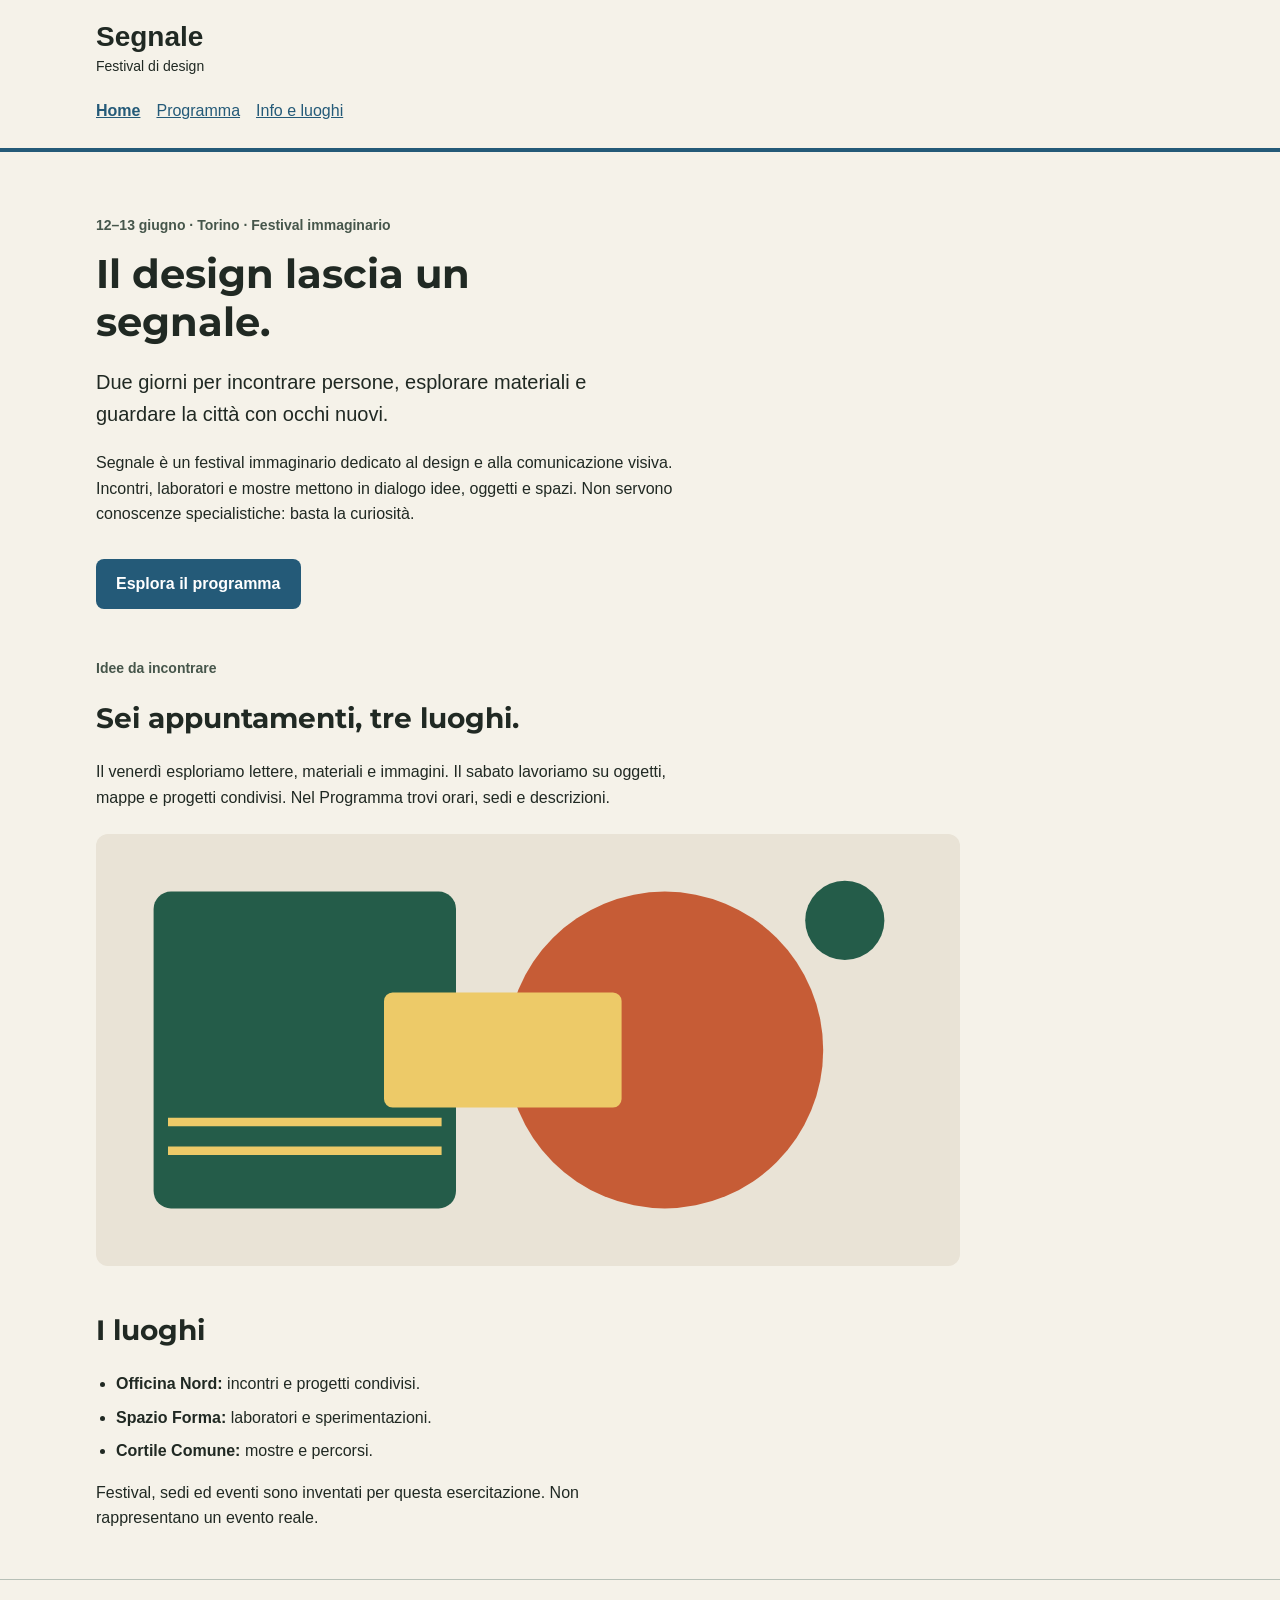
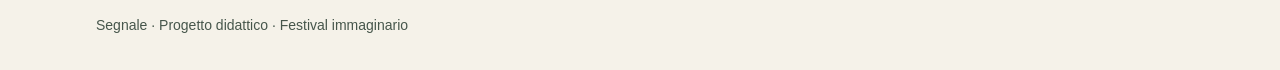
<file: index.html>
<!doctype html>
<html lang="it">
<head>
  <meta charset="utf-8">
  <meta name="viewport" content="width=device-width, initial-scale=1">
  <title>Segnale — Festival di design</title>
  <link rel="preconnect" href="https://fonts.googleapis.com">
<link rel="preconnect" href="https://fonts.gstatic.com" crossorigin>
<link href="https://fonts.googleapis.com/css2?family=Montserrat:wght@400;500;600;700&display=swap" rel="stylesheet">
  <link rel="stylesheet" href="style.css">
</head>
<body>
  <a class="skip-link" href="#contenuto">Vai al contenuto</a>
  <header class="site-header">
    <div class="container">
      <a class="brand" href="index.html">Segnale<span>Festival di design</span></a>
      <nav aria-label="Navigazione principale">
        <a href="index.html" aria-current="page">Home</a>
        <a href="programma.html">Programma</a>
        <a href="info.html">Info e luoghi</a>
      </nav>
    </div>
  </header>

  <main id="contenuto" class="container">
    <section class="intro" aria-labelledby="titolo-home">
      <p class="eyebrow">12–13 giugno · Torino · Festival immaginario</p>
      <h1 id="titolo-home">Il design lascia un segnale.</h1>
      <p class="lead">Due giorni per incontrare persone, esplorare materiali e guardare la città con occhi nuovi.</p>
      <p class="reading-text">Segnale è un festival immaginario dedicato al design e alla comunicazione visiva. Incontri, laboratori e mostre mettono in dialogo idee, oggetti e spazi. Non servono conoscenze specialistiche: basta la curiosità.</p>
      <!-- Da completare: anche questo collegamento deve aprire il Programma. -->
      <a class="button-link" href="programma.html">Esplora il programma</a>
    </section>

    <section class="content-section" aria-labelledby="titolo-festival">
      <p class="eyebrow">Idee da incontrare</p>
      <h2 id="titolo-festival">Sei appuntamenti, tre luoghi.</h2>
      <p class="reading-text">Il venerdì esploriamo lettere, materiali e immagini. Il sabato lavoriamo su oggetti, mappe e progetti condivisi. Nel Programma trovi orari, sedi e descrizioni.</p>
      <img class="festival-image" src="assets/festival.svg" alt="Composizione geometrica di cerchi e rettangoli nei colori del festival" width="1200" height="600">
    </section>

    <section class="content-section" aria-labelledby="titolo-luoghi">
      <h2 id="titolo-luoghi">I luoghi</h2>
      <ul class="venues">
        <li><strong>Officina Nord:</strong> incontri e progetti condivisi.</li>
        <li><strong>Spazio Forma:</strong> laboratori e sperimentazioni.</li>
        <li><strong>Cortile Comune:</strong> mostre e percorsi.</li>
      </ul>
      <p class="reading-text">Festival, sedi ed eventi sono inventati per questa esercitazione. Non rappresentano un evento reale.</p>
    </section>
  </main>

  <footer class="site-footer"><div class="container"><p>Segnale · Progetto didattico · Festival immaginario</p></div></footer>
</body>
</html>
</file>
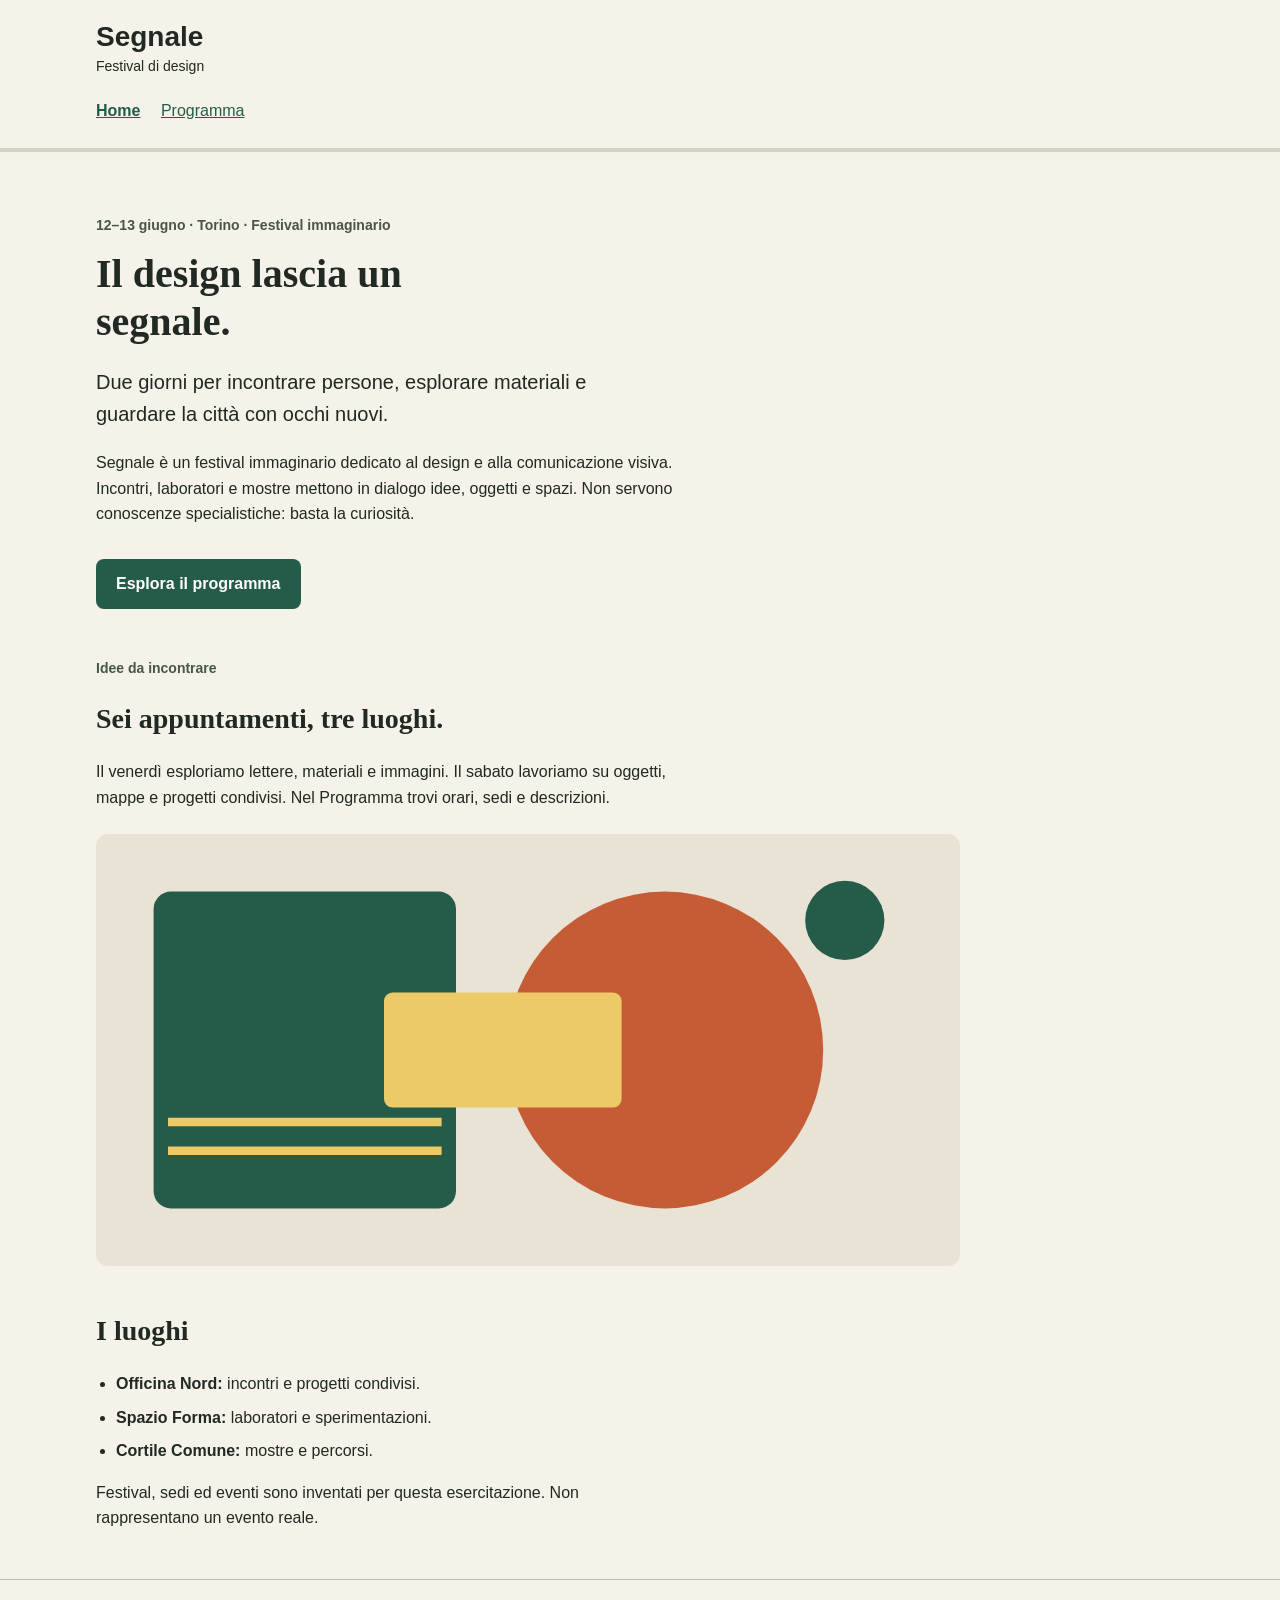
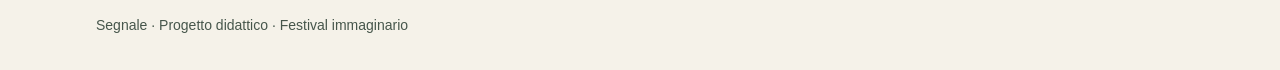
<file: festival-segnale/index.html>
<!doctype html>
<html lang="it">
<head>
  <meta charset="utf-8">
  <meta name="viewport" content="width=device-width, initial-scale=1">
  <title>Segnale — Festival di design</title>
  <link rel="stylesheet" href="style.css">
</head>
<body>
  <a class="skip-link" href="#contenuto">Vai al contenuto</a>
  <header class="site-header">
    <div class="container">
      <a class="brand" href="index.html">Segnale<span>Festival di design</span></a>
      <nav aria-label="Navigazione principale">
        <a href="index.html" aria-current="page">Home</a>
        <!-- Da completare: collegare questa voce alla pagina Programma. -->
        <a href="programma.html">Programma</a>
      </nav>
    </div>
  </header>

  <main id="contenuto" class="container">
    <section class="intro" aria-labelledby="titolo-home">
      <p class="eyebrow">12–13 giugno · Torino · Festival immaginario</p>
      <h1 id="titolo-home">Il design lascia un segnale.</h1>
      <p class="lead">Due giorni per incontrare persone, esplorare materiali e guardare la città con occhi nuovi.</p>
      <p class="reading-text">Segnale è un festival immaginario dedicato al design e alla comunicazione visiva. Incontri, laboratori e mostre mettono in dialogo idee, oggetti e spazi. Non servono conoscenze specialistiche: basta la curiosità.</p>
      <!-- Da completare: anche questo collegamento deve aprire il Programma. -->
      <a class="button-link" href="programma.html">Esplora il programma</a>
    </section>

    <section class="content-section" aria-labelledby="titolo-festival">
      <p class="eyebrow">Idee da incontrare</p>
      <h2 id="titolo-festival">Sei appuntamenti, tre luoghi.</h2>
      <p class="reading-text">Il venerdì esploriamo lettere, materiali e immagini. Il sabato lavoriamo su oggetti, mappe e progetti condivisi. Nel Programma trovi orari, sedi e descrizioni.</p>
      <img class="festival-image" src="assets/festival.svg" alt="Composizione geometrica di cerchi e rettangoli nei colori del festival" width="1200" height="600">
    </section>

    <section class="content-section" aria-labelledby="titolo-luoghi">
      <h2 id="titolo-luoghi">I luoghi</h2>
      <ul class="venues">
        <li><strong>Officina Nord:</strong> incontri e progetti condivisi.</li>
        <li><strong>Spazio Forma:</strong> laboratori e sperimentazioni.</li>
        <li><strong>Cortile Comune:</strong> mostre e percorsi.</li>
      </ul>
      <p class="reading-text">Festival, sedi ed eventi sono inventati per questa esercitazione. Non rappresentano un evento reale.</p>
    </section>
  </main>

  <footer class="site-footer"><div class="container"><p>Segnale · Progetto didattico · Festival immaginario</p></div></footer>
</body>
</html>
</file>
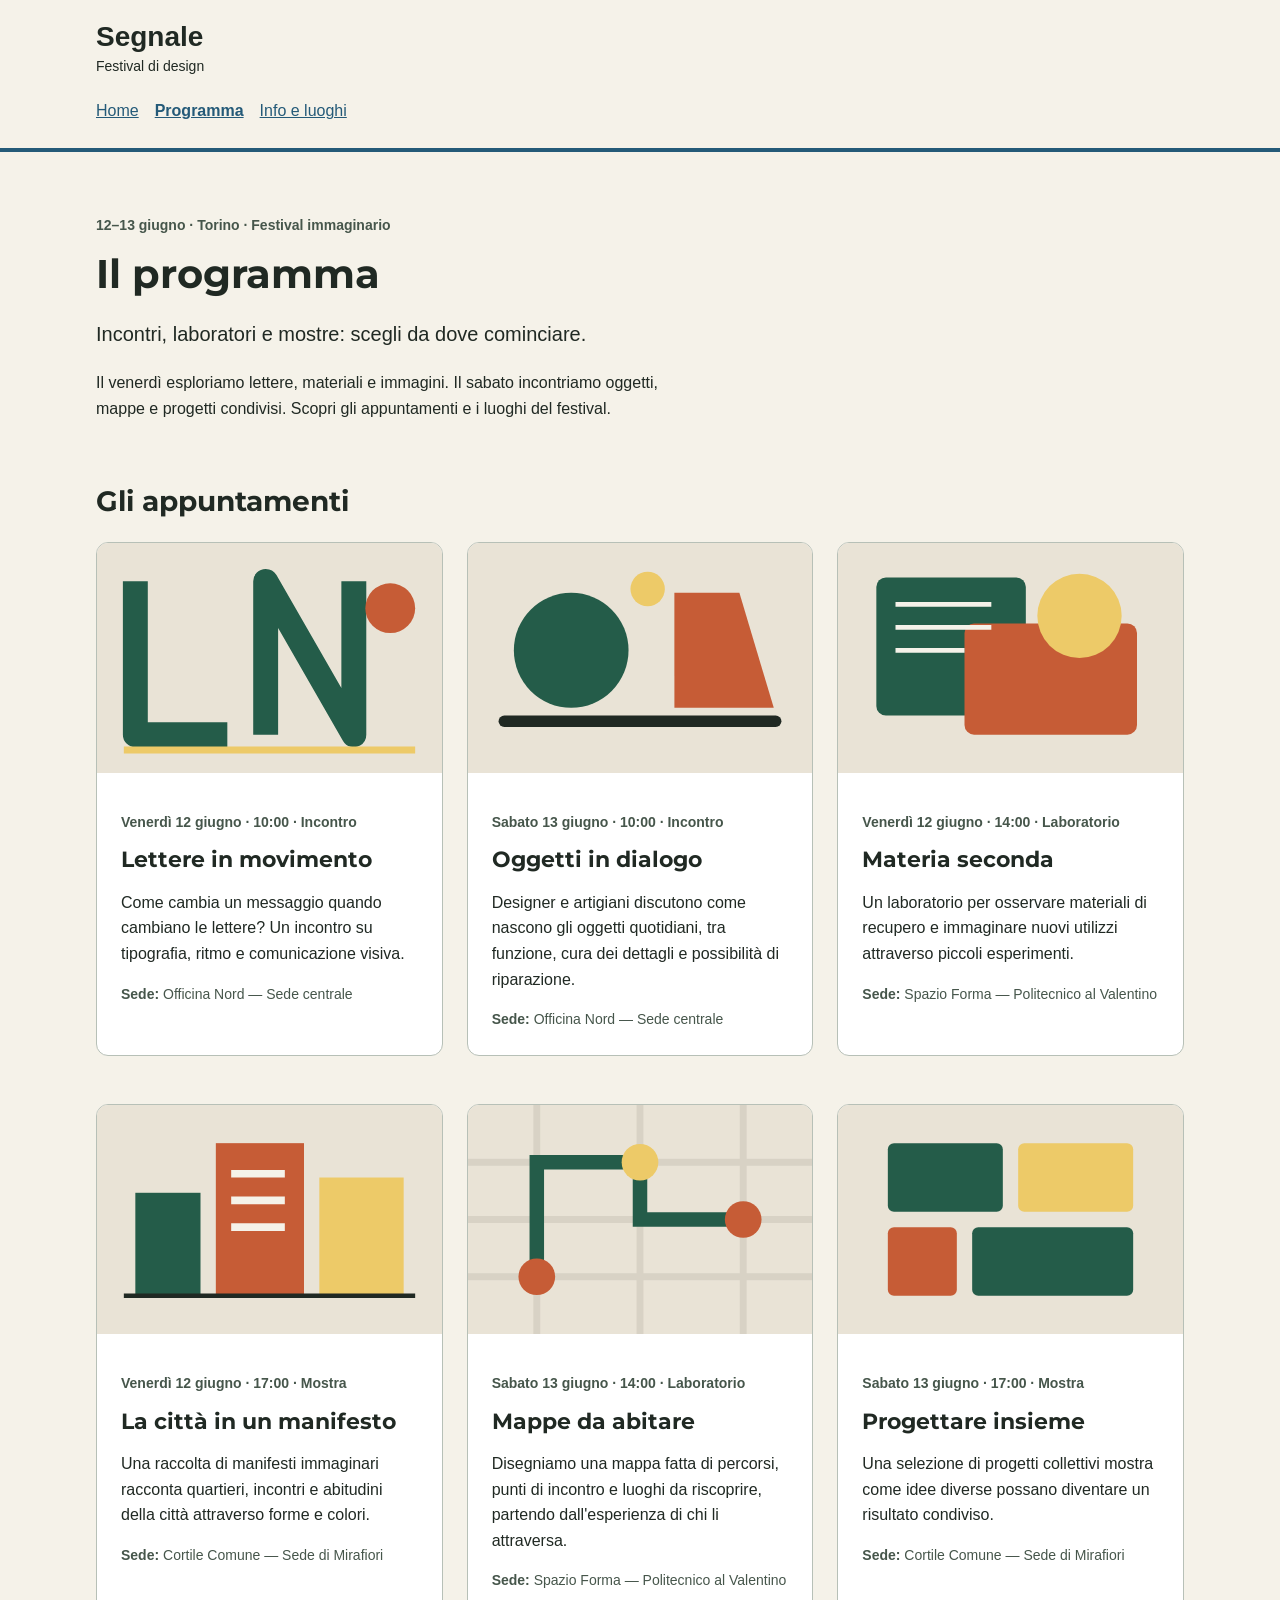
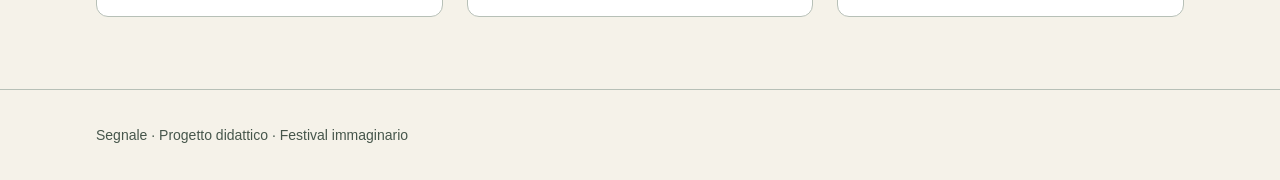
<file: programma.html>
<!doctype html>
<html lang="it">
<head>
  <meta charset="utf-8">
  <meta name="viewport" content="width=device-width, initial-scale=1">
  <title>Programma — Segnale</title>
  <link rel="preconnect" href="https://fonts.googleapis.com">
<link rel="preconnect" href="https://fonts.gstatic.com" crossorigin>
<link href="https://fonts.googleapis.com/css2?family=Montserrat:wght@400;500;600;700&display=swap" rel="stylesheet">
  <link rel="stylesheet" href="style.css">
</head>
<body>
  <a class="skip-link" href="#contenuto">Vai al contenuto</a>
  <header class="site-header">
    <div class="container">
      <a class="brand" href="index.html">Segnale<span>Festival di design</span></a>
      <nav aria-label="Navigazione principale">
         <a href="index.html">Home</a>
        <a href="programma.html" aria-current="page">Programma</a>
        <a href="info.html">Info e luoghi</a>
      </nav>
    </div>
  </header>

  <main id="contenuto" class="container">
    <section class="intro" aria-labelledby="titolo-programma">
      <p class="eyebrow">12–13 giugno · Torino · Festival immaginario</p>
      <h1 id="titolo-programma">Il programma</h1>
      <p class="lead">Incontri, laboratori e mostre: scegli da dove cominciare.</p>
      <p class="reading-text">Il venerdì esploriamo lettere, materiali e immagini. Il sabato incontriamo oggetti, mappe e progetti condivisi. Scopri gli appuntamenti e i luoghi del festival.</p>
    </section>

    
<section class="content-section" aria-labelledby="titolo-eventi">
  <h2 id="titolo-eventi">Gli appuntamenti</h2>
  <p id="event-status" aria-live="polite">Caricamento degli eventi...</p>
  <div class="event-grid" id="event-grid"></div>
</section>

  </main>

  <footer class="site-footer"><div class="container"><p>Segnale · Progetto didattico · Festival immaginario</p></div></footer>

<script>
  const eventGrid = document.getElementById('event-grid');
  const eventStatus = document.getElementById('event-status');

  function escapeHTML(value) {
    return String(value ?? '').replace(/[&<>"']/g, char => ({
      '&': '&amp;',
      '<': '&lt;',
      '>': '&gt;',
      '"': '&quot;',
      "'": '&#39;'
    })[char]);
  }

  async function caricaEventi() {
    try {
      const [eventiResponse, sediResponse] = await Promise.all([
        fetch('dati/eventi.json'),
        fetch('dati/sedi.json')
      ]);

      if (!eventiResponse.ok || !sediResponse.ok) {
        throw new Error('Impossibile leggere i file JSON');
      }

      const eventi = await eventiResponse.json();
      const sedi = await sediResponse.json();

      eventStatus.textContent = '';

      if (eventi.length === 0) {
        eventStatus.textContent = 'Non ci sono eventi disponibili.';
        return;
      }

      const sediPerId = new Map(
        sedi.map(sede => [sede.id, sede])
      );

      eventGrid.innerHTML = eventi.map(evento => {
        const sede = sediPerId.get(evento.sede_id);
        const nomeSede = sede ? sede.nome : 'Sede da definire';

        const data = new Date(evento.data + 'T12:00:00');
        const dataFormattata = new Intl.DateTimeFormat('it-IT', {
          weekday: 'long',
          day: 'numeric',
          month: 'long'
        }).format(data);

        const dataMaiuscola = dataFormattata.charAt(0).toUpperCase()
          + dataFormattata.slice(1);

        return `
          <article class="event-card">
            <img
              src="${escapeHTML(evento.immagine)}"
              alt="${escapeHTML(evento.immagine_alt)}"
              width="900"
              height="600"
            >
            <div class="event-body">
              <p class="event-meta">
                ${escapeHTML(dataMaiuscola)} ·
                ${escapeHTML(evento.orario)} ·
                ${escapeHTML(evento.categoria)}
              </p>
              <h3>${escapeHTML(evento.titolo)}</h3>
              <p>${escapeHTML(evento.descrizione)}</p>
              <p class="event-place">
                <strong>Sede:</strong> ${escapeHTML(nomeSede)}
              </p>
            </div>
          </article>
        `;
      }).join('');

    } catch (errore) {
      console.error(errore);
      eventStatus.textContent =
        'Non è stato possibile caricare gli eventi. Riprova più tardi.';
    }
  }

  caricaEventi();
</script>
</body>
</html>

</body>
</html>
</file>
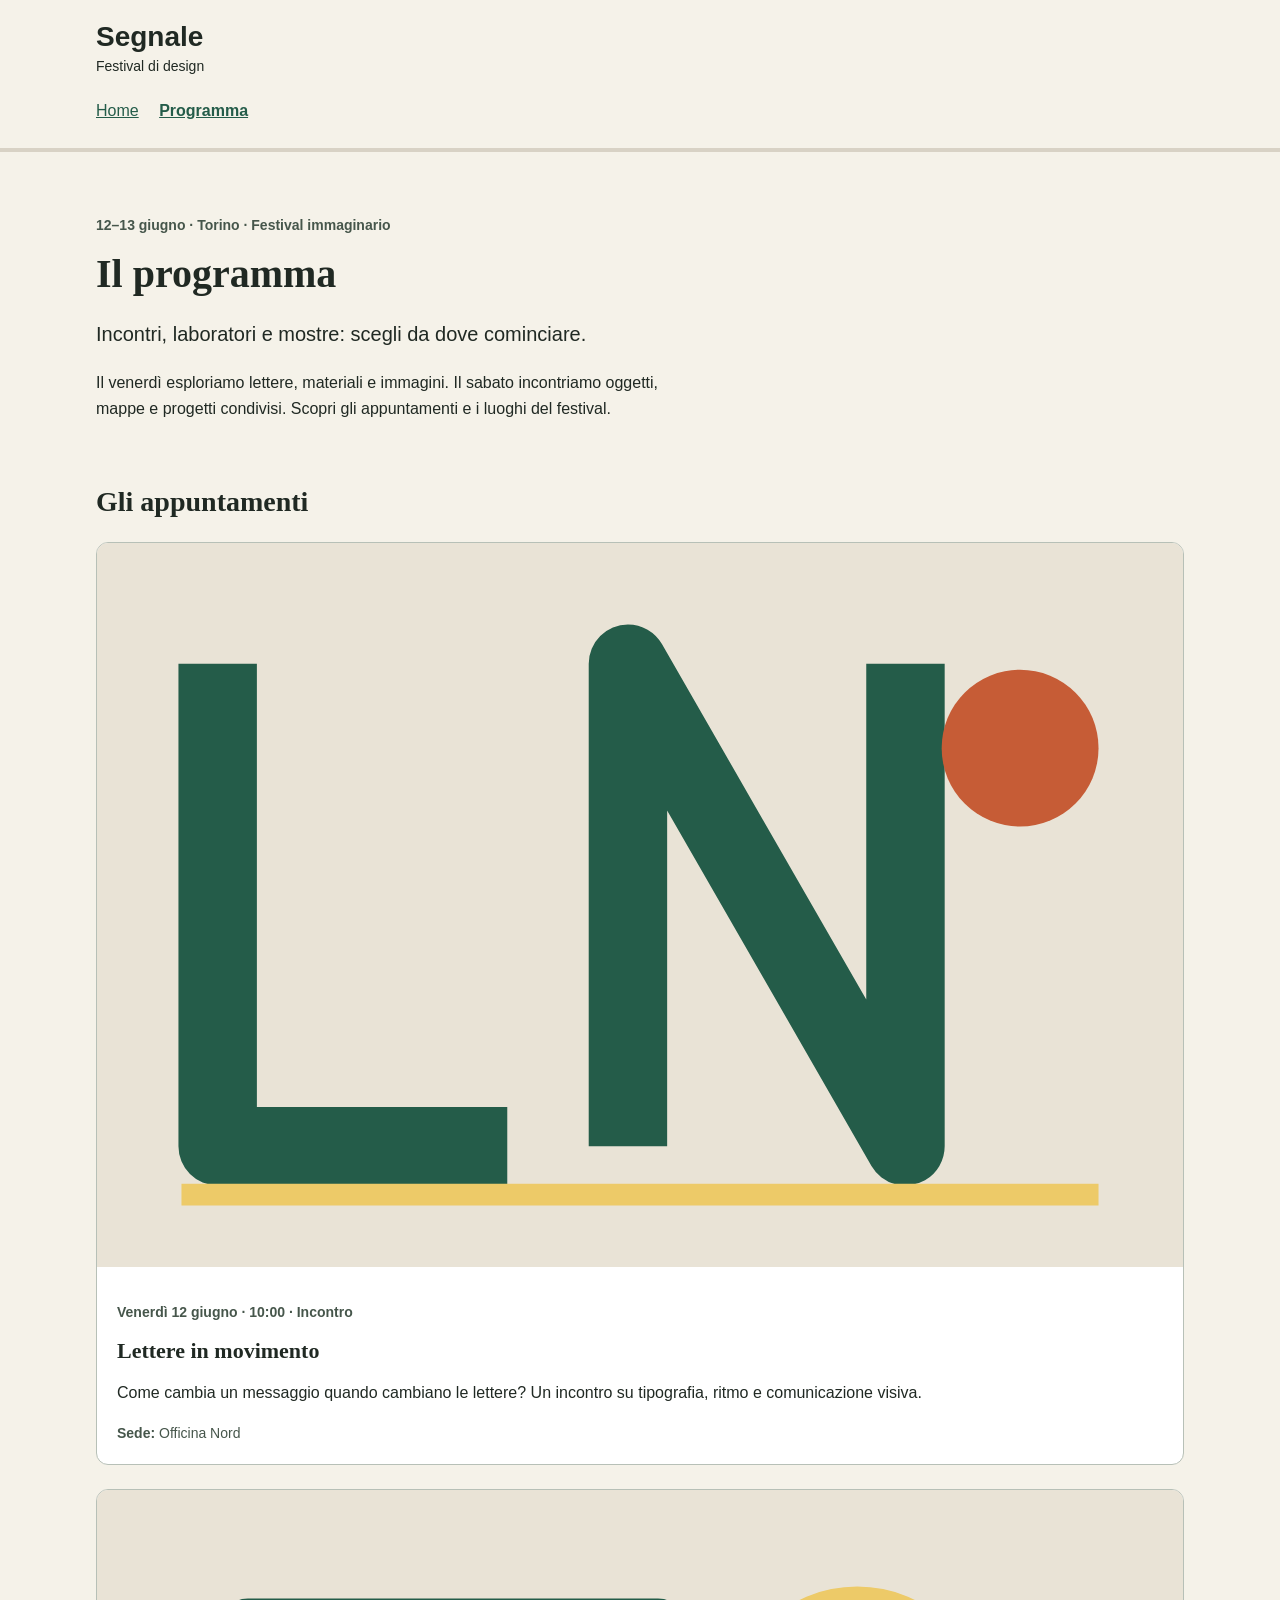
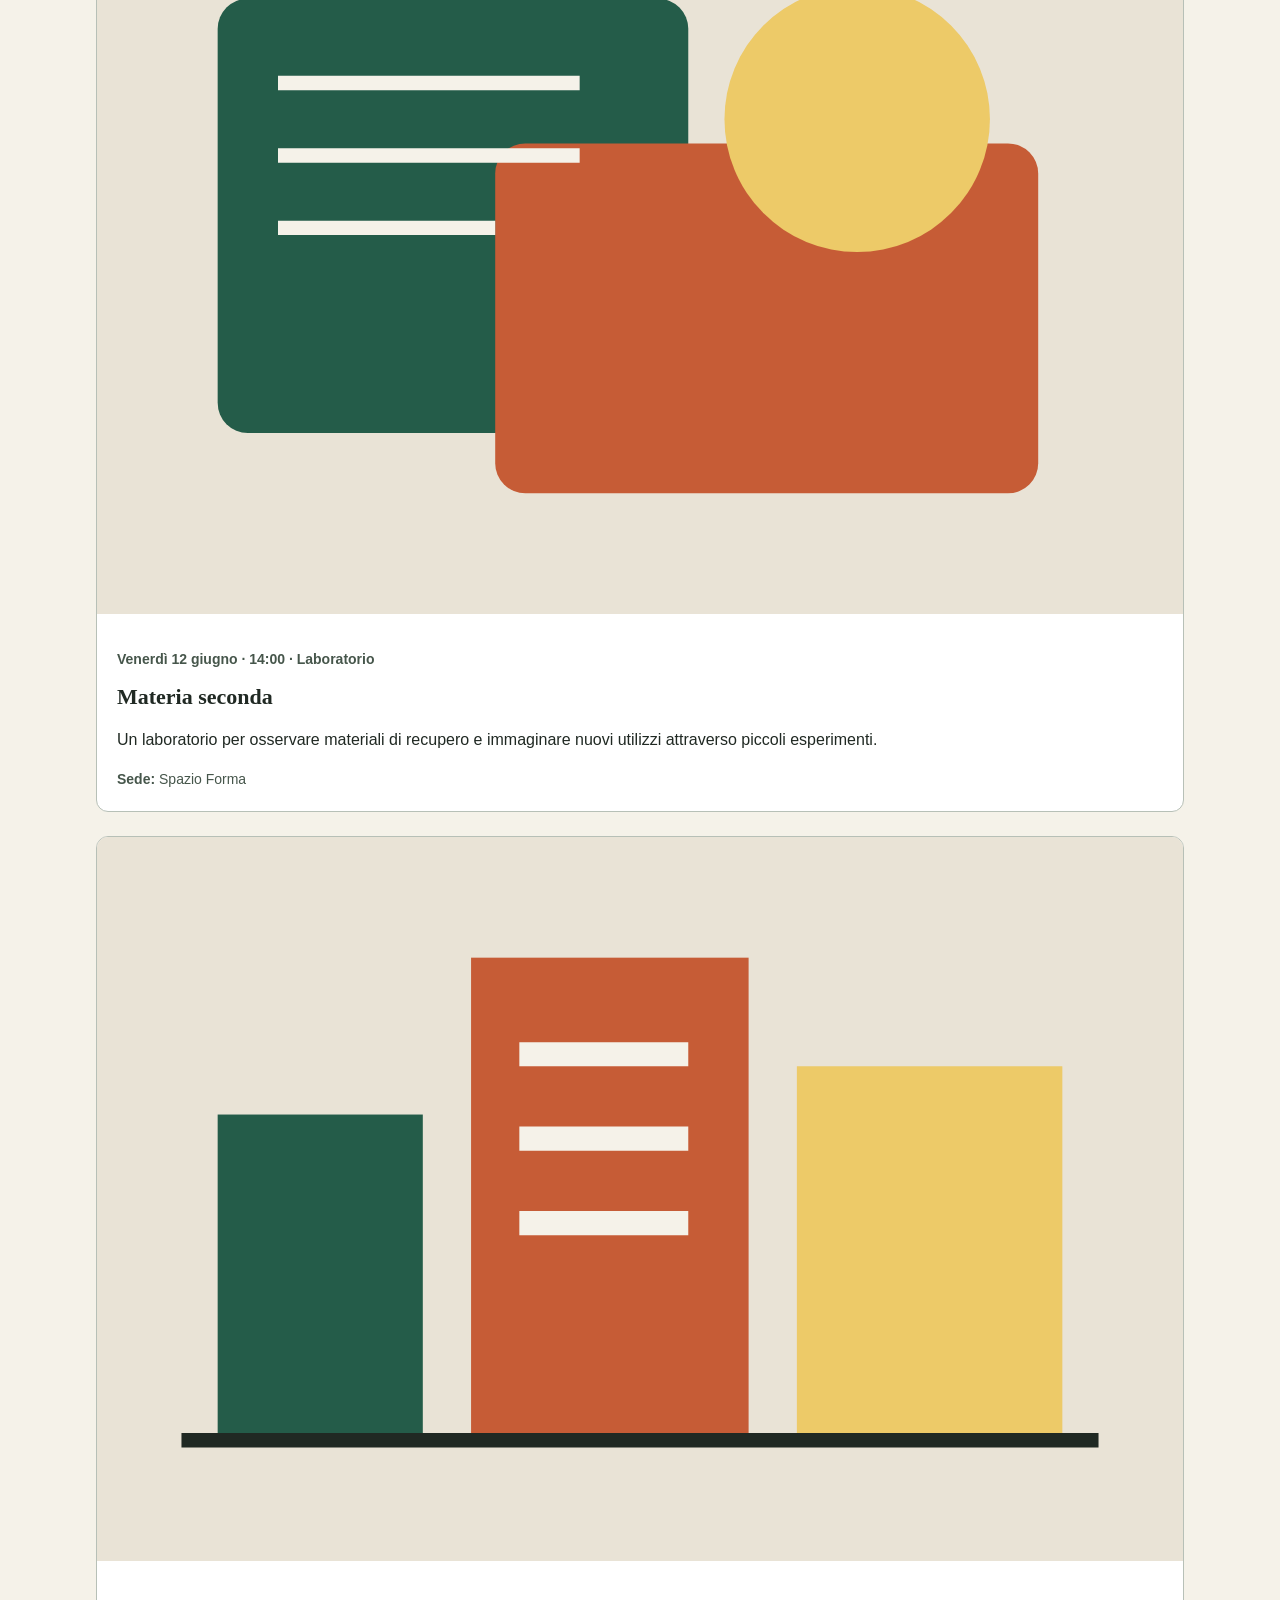
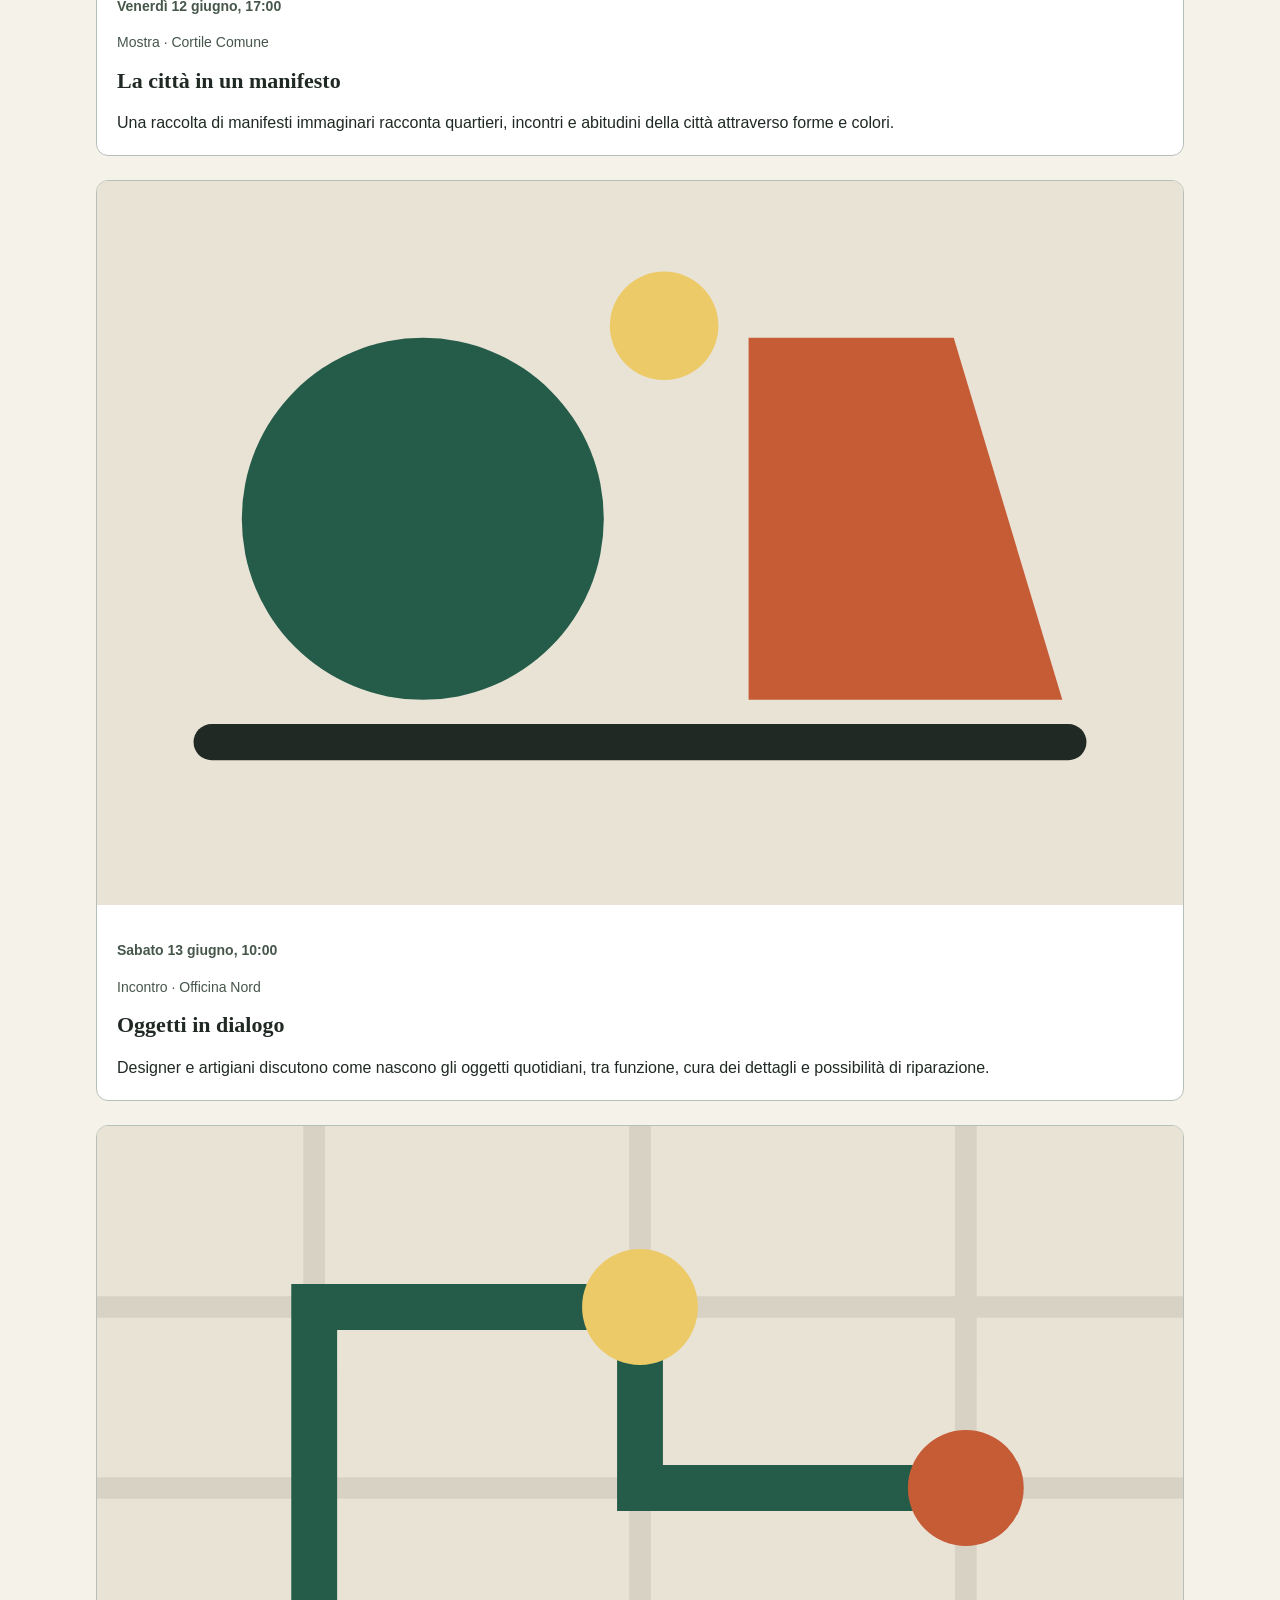
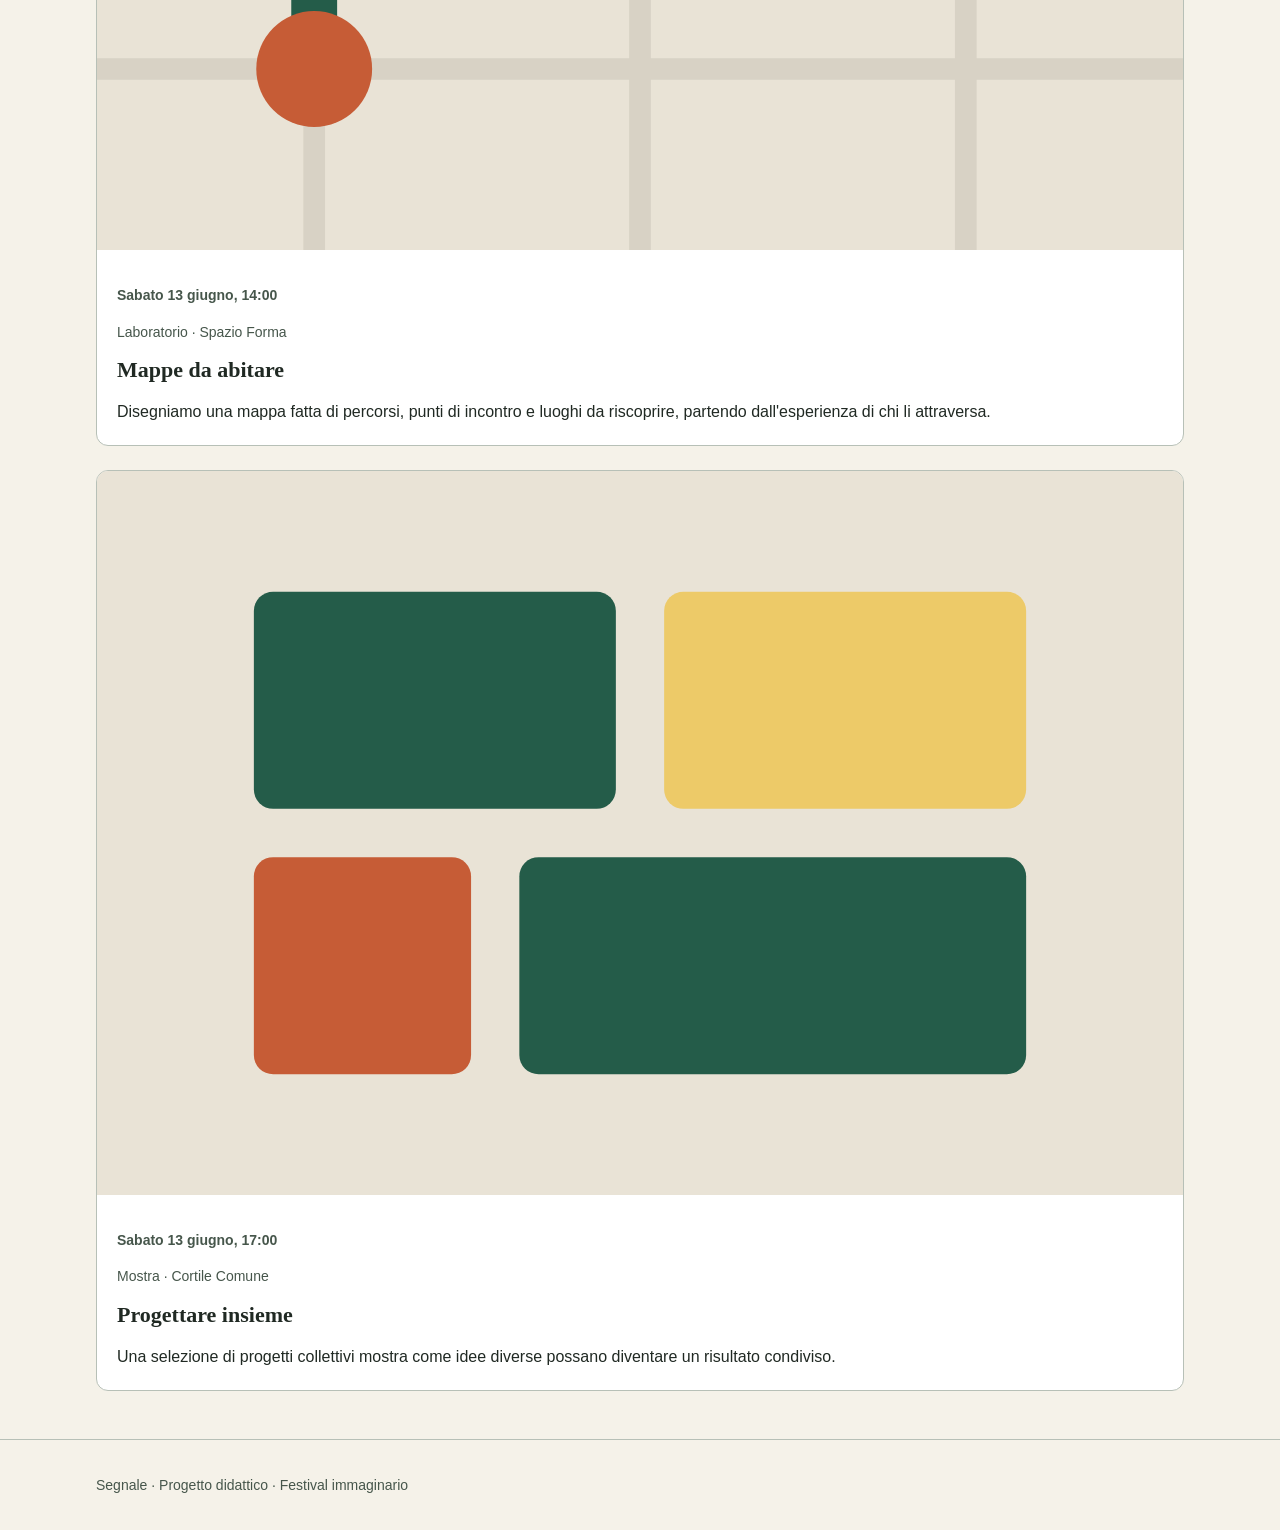
<file: festival-segnale/programma.html>
<!doctype html>
<html lang="it">
<head>
  <meta charset="utf-8">
  <meta name="viewport" content="width=device-width, initial-scale=1">
  <title>Programma — Segnale</title>
  <link rel="stylesheet" href="style.css">
</head>
<body>
  <a class="skip-link" href="#contenuto">Vai al contenuto</a>
  <header class="site-header">
    <div class="container">
      <a class="brand" href="index.html">Segnale<span>Festival di design</span></a>
      <nav aria-label="Navigazione principale">
        <!-- Da completare: collegare questa voce alla Home. -->
        <a href="index.html">Home</a>
        <a href="programma.html" aria-current="page">Programma</a>
      </nav>
    </div>
  </header>

  <main id="contenuto" class="container">
    <section class="intro" aria-labelledby="titolo-programma">
      <p class="eyebrow">12–13 giugno · Torino · Festival immaginario</p>
      <h1 id="titolo-programma">Il programma</h1>
      <p class="lead">Incontri, laboratori e mostre: scegli da dove cominciare.</p>
      <p class="reading-text">Il venerdì esploriamo lettere, materiali e immagini. Il sabato incontriamo oggetti, mappe e progetti condivisi. Scopri gli appuntamenti e i luoghi del festival.</p>
    </section>

    <section class="content-section" aria-labelledby="titolo-eventi">
      <h2 id="titolo-eventi">Gli appuntamenti</h2>
      <div class="event-grid">
        <article class="event-card">
          <img src="assets/lettere-in-movimento.svg" alt="Lettere geometriche disposte su una griglia" width="900" height="600">
          <div class="event-body">
            <p class="event-meta">Venerdì 12 giugno · 10:00 · Incontro</p>
            <h3>Lettere in movimento</h3>
            <p>Come cambia un messaggio quando cambiano le lettere? Un incontro su tipografia, ritmo e comunicazione visiva.</p>
            <p class="event-place"><strong>Sede:</strong> Officina Nord</p>
          </div>
        </article>
        <article class="event-card">
          <img src="assets/materia-seconda.svg" alt="Forme sovrapposte che richiamano campioni di materiali" width="900" height="600">
          <div class="event-body">
            <p class="event-meta">Venerdì 12 giugno · 14:00 · Laboratorio</p>
            <h3>Materia seconda</h3>
            <p>Un laboratorio per osservare materiali di recupero e immaginare nuovi utilizzi attraverso piccoli esperimenti.</p>
            <p class="event-place"><strong>Sede:</strong> Spazio Forma</p>
          </div>
        </article> 
        <article class="event-card">
    <img
      src="assets/citta-manifesto.svg"
      alt="Rettangoli colorati compongono una città astratta."
    >
    <div class="event-body">
      <p class="event-meta">Venerdì 12 giugno, 17:00</p>
      <p class="event-place">Mostra · Cortile Comune</p>
      <h3>La città in un manifesto</h3>
      <p>Una raccolta di manifesti immaginari racconta quartieri, incontri e abitudini della città attraverso forme e colori.</p>
    </div>
  </article>

  <article class="event-card">
    <img
      src="assets/oggetti-dialogo.svg"
      alt="Due forme geometriche si fronteggiano sopra una linea comune."
    >
    <div class="event-body">
      <p class="event-meta">Sabato 13 giugno, 10:00</p>
      <p class="event-place">Incontro · Officina Nord</p>
      <h3>Oggetti in dialogo</h3>
      <p>Designer e artigiani discutono come nascono gli oggetti quotidiani, tra funzione, cura dei dettagli e possibilità di riparazione.</p>
    </div>
  </article>

  <article class="event-card">
    <img
      src="assets/mappe-abitare.svg"
      alt="Un percorso collega tre punti su una mappa geometrica."
    >
    <div class="event-body">
      <p class="event-meta">Sabato 13 giugno, 14:00</p>
      <p class="event-place">Laboratorio · Spazio Forma</p>
      <h3>Mappe da abitare</h3>
      <p>Disegniamo una mappa fatta di percorsi, punti di incontro e luoghi da riscoprire, partendo dall'esperienza di chi li attraversa.</p>
    </div>
  </article>

  <article class="event-card">
    <img
      src="assets/progettare-insieme.svg"
      alt="Moduli di colori diversi si incastrano in una composizione comune."
    >
    <div class="event-body">
      <p class="event-meta">Sabato 13 giugno, 17:00</p>
      <p class="event-place">Mostra · Cortile Comune</p>
      <h3>Progettare insieme</h3>
      <p>Una selezione di progetti collettivi mostra come idee diverse possano diventare un risultato condiviso.</p>
    </div>
  </article>
      </div>
    </section>
  </main>

  <footer class="site-footer"><div class="container"><p>Segnale · Progetto didattico · Festival immaginario</p></div></footer>
</body>
</html>
</file>
<file: style.css>
/* Stile iniziale: tipografia, colori e variabili CSS sono già predisposti.
   Lavoreremo su collegamenti, CSS condiviso e disposizione delle schede. */

/* Scelte comuni: ogni regola usa var() per richiamarne il valore. */
:root {
  --colore-primario: #245A78;
  --colore-primario-scuro: #183D54;
  --colore-sfondo: #f5f2e9;
  --colore-testo: #202923;
  --font-testo: Arial, Helvetica, sans-serif;
  --font-titoli: "Montserrat", Arial, sans-serif;
}

* {
  box-sizing: border-box;
}

body {
  margin: 0;
  background: var(--colore-sfondo);
  color: var(--colore-testo);
  font-family: var(--font-testo);
  font-size: 1rem;
  line-height: 1.6;
}

a {
  color: var(--colore-primario);
}

a:hover {
  text-decoration-thickness: 3px;
}

a:focus-visible {
  outline: 3px solid var(--colore-testo);
  outline-offset: 4px;
}

.container {
  width: 92%;
  max-width: 68rem;
  margin: 0 auto;
}

.site-header {
  position: sticky;
  top: 0;
  z-index: 1000;
  padding: 1.25rem 0;
  border-bottom: 4px solid var(--colore-primario);
  background: var(--colore-sfondo);
}

.brand {
  display: inline-block;
  color: var(--colore-testo);
  font-size: 1.75rem;
  font-weight: bold;
  line-height: 1.2;
  text-decoration: none;
}

.brand span {
  display: block;
  margin-top: 0.25rem;
  font-size: 0.875rem;
  font-weight: normal;
}

nav {
  display: flex;
  flex-direction: column;
  align-items: flex-start;
  gap: .5rem;
  margin-top: 1rem;
}

nav a {
  display: inline-block;
  margin-right: 0;
  padding: .25rem 0;
}

nav a[aria-current="page"] {
  font-weight: bold;
}

.intro {
  padding: 3rem 0 1rem;
}

.eyebrow,
.event-meta {
  color: #46564b;
  font-size: 0.875rem;
  font-weight: bold;
}

h1,
h2,
h3 {
  font-family: var(--font-titoli);
  line-height: 1.2;
}

h1 {
  max-width: 18ch;
  margin: 0.75rem 0 1.25rem;
  font-size: 2.5rem;
}

h2 {
  font-size: 1.75rem;
}

h3 {
  margin: 0.5rem 0 0.75rem;
  font-size: 1.375rem;
}

.lead {
  max-width: 48ch;
  font-size: 1.25rem;
}

.reading-text {
  max-width: 65ch;
}

.button-link {
  display: inline-block;
  margin-top: 1rem;
  padding: 0.75rem 1.25rem;
  border-radius: 0.5rem;
  background: var(--colore-primario);
  color: #ffffff;
  font-weight: bold;
  text-decoration: none;
}

.button-link:hover {
  background: var(--colore-primario-scuro);
}

.content-section {
  margin: 2rem 0 3rem;
}

.festival-image {
  display: block;
  width: 100%;
  max-width: 54rem;
  height: auto;
  margin-top: 1.5rem;
  border-radius: 0.75rem;
}

.venues {
  padding-left: 1.25rem;
}

.venues li {
  margin-bottom: 0.5rem;
}

.event-grid {
  display: grid;
  grid-template-columns: 1fr;
  gap: 1.5rem;
}

.event-card {
  margin-bottom: 1.5rem;
  overflow: hidden;
  border: 1px solid #b7c0b7;
  border-radius: 0.75rem;
  background: #ffffff;
}

.event-card img {
  display: block;
  width: 100%;
  height: auto;
}

.event-body {
  padding: 1.5rem;
}

.event-body p:last-child {
  margin-bottom: 0;
}

.event-place {
  color: #46564b;
  font-size: 0.875rem;
}

.site-footer {
  padding: 1.25rem 0;
  border-top: 1px solid #b7c0b7;
  color: #46564b;
  font-size: 0.875rem;
}

.skip-link {
  position: absolute;
  top: -6rem;
  left: 1rem;
  padding: 0.75rem 1rem;
  background: #ffffff;
  color: var(--colore-testo);
}

.skip-link:focus {
  top: 1rem;
}

@media (min-width: 600px) {
  .event-grid {
    grid-template-columns: repeat(2, minmax(0, 1fr));
  }
  nav {
  flex-direction: row;
  flex-wrap: wrap;
  column-gap: 1rem;
  row-gap: .5rem;
}
}


@media (min-width: 1024px) {
  .event-grid {
    grid-template-columns: repeat(3, minmax(0, 1fr));
  }
}.info-swiper {
  padding-bottom: 3rem;
}
.info-swiper {
  padding: 0 3rem 1rem;
}

.luogo-card {
  overflow: hidden;
  border: 1px solid #b7c0b7;
  border-radius: .75rem;
  background: #fff;
}

.luogo-card img {
  display: block;
  width: 100%;
  height: auto;
}

.luogo-info {
  padding: 1.5rem;
}

.luogo-info h3 {
  margin-top: 0;
}

.luogo-info p {
  margin-bottom: 0;
}

.info-swiper .swiper-button-prev,
.info-swiper .swiper-button-next {
  color: var(--colore-primario);
}
.mappa-container {
  width: 100%;
  overflow: hidden;
  border-radius: .75rem;
}

.mappa-container iframe {
  display: block;
  width: 100%;
  height: 450px;
  border: 0;
}

.sedi-lista {
  display: grid;
  grid-template-columns: 1fr;
  gap: 1.5rem;
  margin-top: 2rem;
}

.sedi-lista article {
  padding: 1.5rem;
  border: 1px solid #b7c0b7;
  border-radius: .75rem;
  background: #fff;
}

.sedi-lista article h3 {
  margin-top: 0;
}

.sedi-lista article p {
  margin-bottom: .75rem;
}

@media (min-width: 600px) {
  .sedi-lista {
    grid-template-columns: repeat(2, minmax(0, 1fr));
  }
}

@media (min-width: 1024px) {
  .sedi-lista {
    grid-template-columns: repeat(3, minmax(0, 1fr));
  }
}
@media (max-width: 599px) {
  .site-header {
    padding: .75rem 0;
  }
}
.info-swiper .swiper-button-prev:focus-visible,
.info-swiper .swiper-button-next:focus-visible {
  outline: 3px solid var(--colore-testo);
  outline-offset: 4px;
  border-radius: 4px;
}

.meteo-box {
  padding: 1.5rem;
  border: 1px solid #b7c0b7;
  border-radius: .75rem;
  background: #fff;
}

.meteo-box p:first-child {
  margin-top: 0;
}

.meteo-nota,
.meteo-fonte {
  font-size: .9rem;
}

.meteo-nota {
  margin-top: 1.5rem;
}
</file>
<file: festival-segnale/style.css>
/* Stile iniziale: tipografia, colori e variabili CSS sono già predisposti.
   Lavoreremo su collegamenti, CSS condiviso e disposizione delle schede. */

/* Scelte comuni: ogni regola usa var() per richiamarne il valore. */
:root {
  --colore-primario: #245c49;
  --colore-primario-scuro: #173f32;
  --colore-sfondo: #f5f2e9;
  --colore-testo: #202923;
  --font-testo: Arial, Helvetica, sans-serif;
  --font-titoli: Georgia, "Times New Roman", serif;
}

* {
  box-sizing: border-box;
}

body {
  margin: 0;
  background: var(--colore-sfondo);
  color: var(--colore-testo);
  font-family: var(--font-testo);
  font-size: 1rem;
  line-height: 1.6;
}

a {
  color: var(--colore-primario);
}

a:hover {
  text-decoration-thickness: 3px;
}

a:focus-visible {
  outline: 3px solid var(--colore-testo);
  outline-offset: 4px;
}

.container {
  width: 92%;
  max-width: 68rem;
  margin: 0 auto;
}

.site-header {
  padding: 1.25rem 0;
  border-bottom: 4px solid #d8d2c5;
}

.brand {
  display: inline-block;
  color: var(--colore-testo);
  font-size: 1.75rem;
  font-weight: bold;
  line-height: 1.2;
  text-decoration: none;
}

.brand span {
  display: block;
  margin-top: 0.25rem;
  font-size: 0.875rem;
  font-weight: normal;
}

nav {
  margin-top: 1rem;
}

nav a {
  display: inline-block;
  margin-right: 1rem;
  padding: 0.25rem 0;
}

nav a[aria-current="page"] {
  font-weight: bold;
}

.intro {
  padding: 3rem 0 1rem;
}

.eyebrow,
.event-meta {
  color: #46564b;
  font-size: 0.875rem;
  font-weight: bold;
}

h1,
h2,
h3 {
  font-family: var(--font-titoli);
  line-height: 1.2;
}

h1 {
  max-width: 18ch;
  margin: 0.75rem 0 1.25rem;
  font-size: 2.5rem;
}

h2 {
  font-size: 1.75rem;
}

h3 {
  margin: 0.5rem 0 0.75rem;
  font-size: 1.375rem;
}

.lead {
  max-width: 48ch;
  font-size: 1.25rem;
}

.reading-text {
  max-width: 65ch;
}

.button-link {
  display: inline-block;
  margin-top: 1rem;
  padding: 0.75rem 1.25rem;
  border-radius: 0.5rem;
  background: var(--colore-primario);
  color: #ffffff;
  font-weight: bold;
  text-decoration: none;
}

.button-link:hover {
  background: var(--colore-primario-scuro);
}

.content-section {
  margin: 2rem 0 3rem;
}

.festival-image {
  display: block;
  width: 100%;
  max-width: 54rem;
  height: auto;
  margin-top: 1.5rem;
  border-radius: 0.75rem;
}

.venues {
  padding-left: 1.25rem;
}

.venues li {
  margin-bottom: 0.5rem;
}

/* Qui inseriremo la regola .event-grid durante la demo. */

.event-card {
  margin-bottom: 1.5rem;
  overflow: hidden;
  border: 1px solid #b7c0b7;
  border-radius: 0.75rem;
  background: #ffffff;
}

.event-card img {
  display: block;
  width: 100%;
  height: auto;
}

.event-body {
  padding: 1.25rem;
}

.event-body p:last-child {
  margin-bottom: 0;
}

.event-place {
  color: #46564b;
  font-size: 0.875rem;
}

.site-footer {
  padding: 1.25rem 0;
  border-top: 1px solid #b7c0b7;
  color: #46564b;
  font-size: 0.875rem;
}

.skip-link {
  position: absolute;
  top: -6rem;
  left: 1rem;
  padding: 0.75rem 1rem;
  background: #ffffff;
  color: var(--colore-testo);
}

.skip-link:focus {
  top: 1rem;
}

/* Qui aggiungeremo la media query durante la demo. */
</file>
